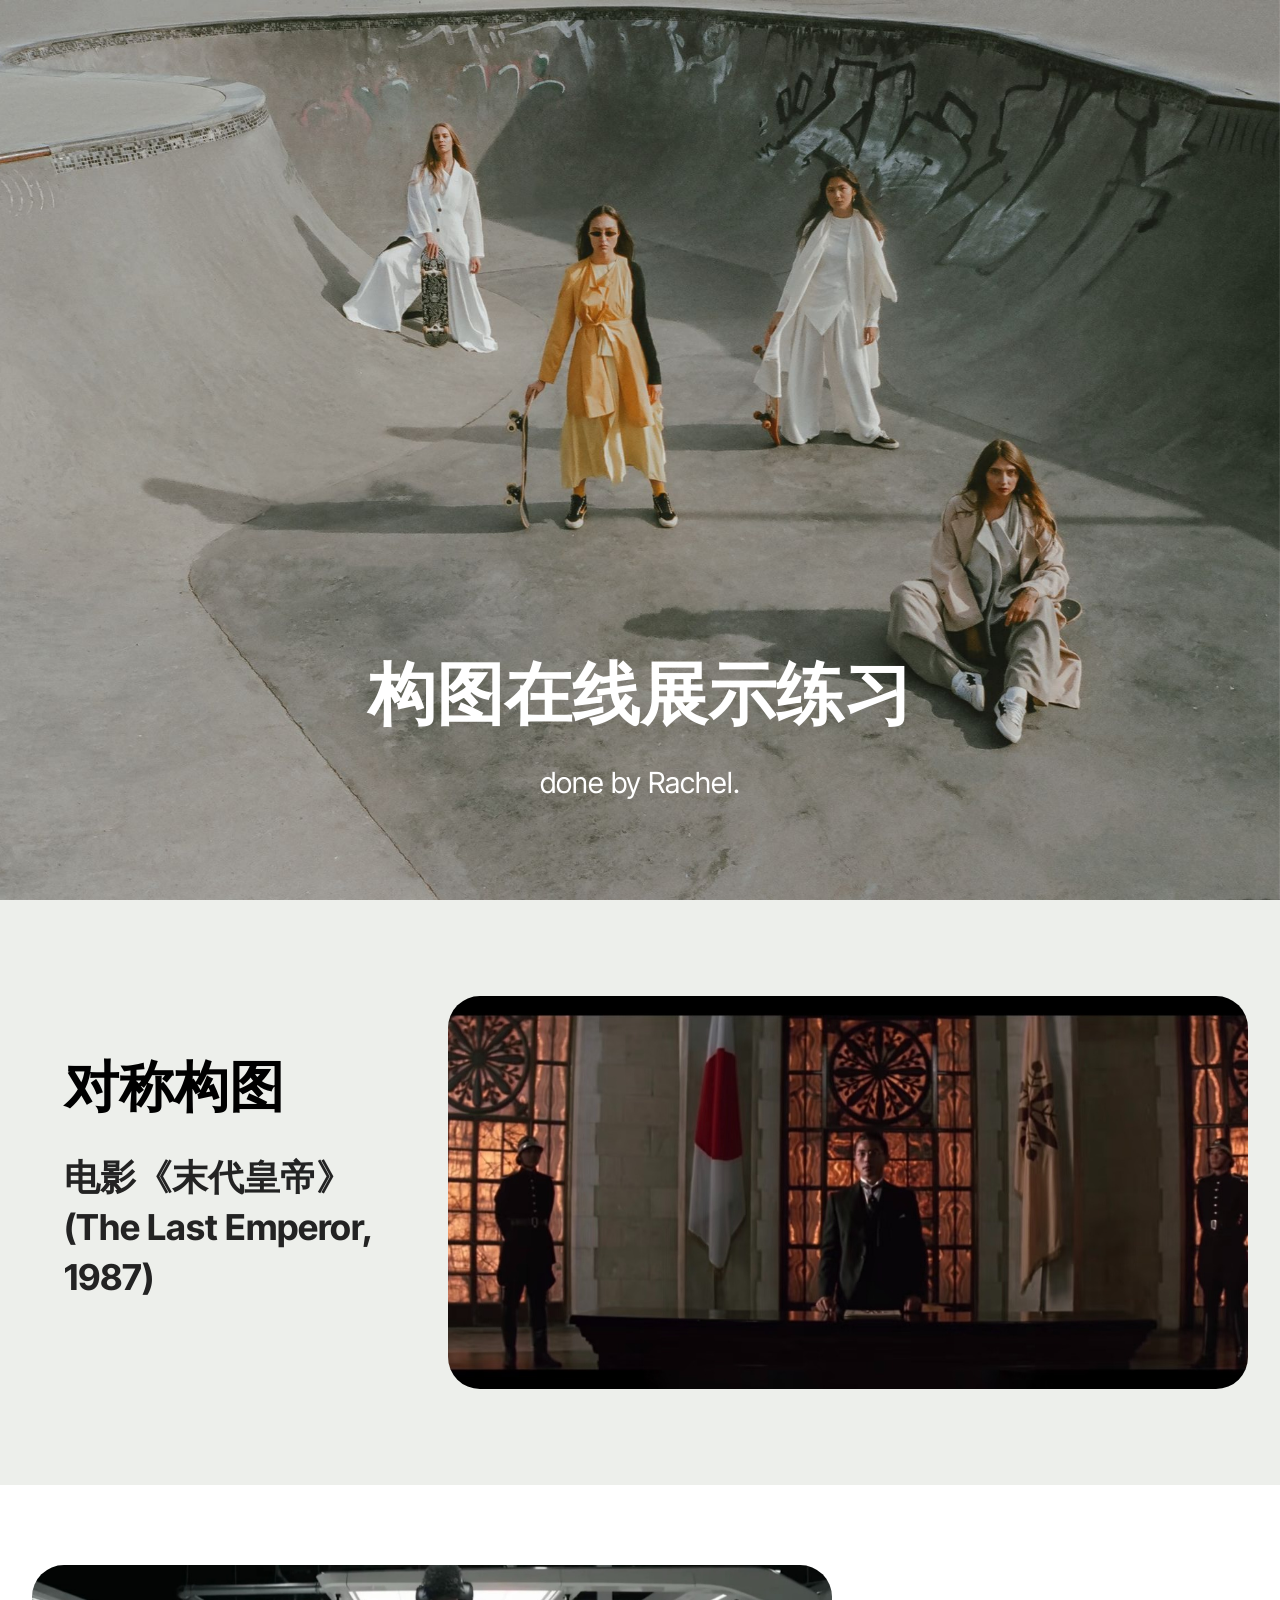
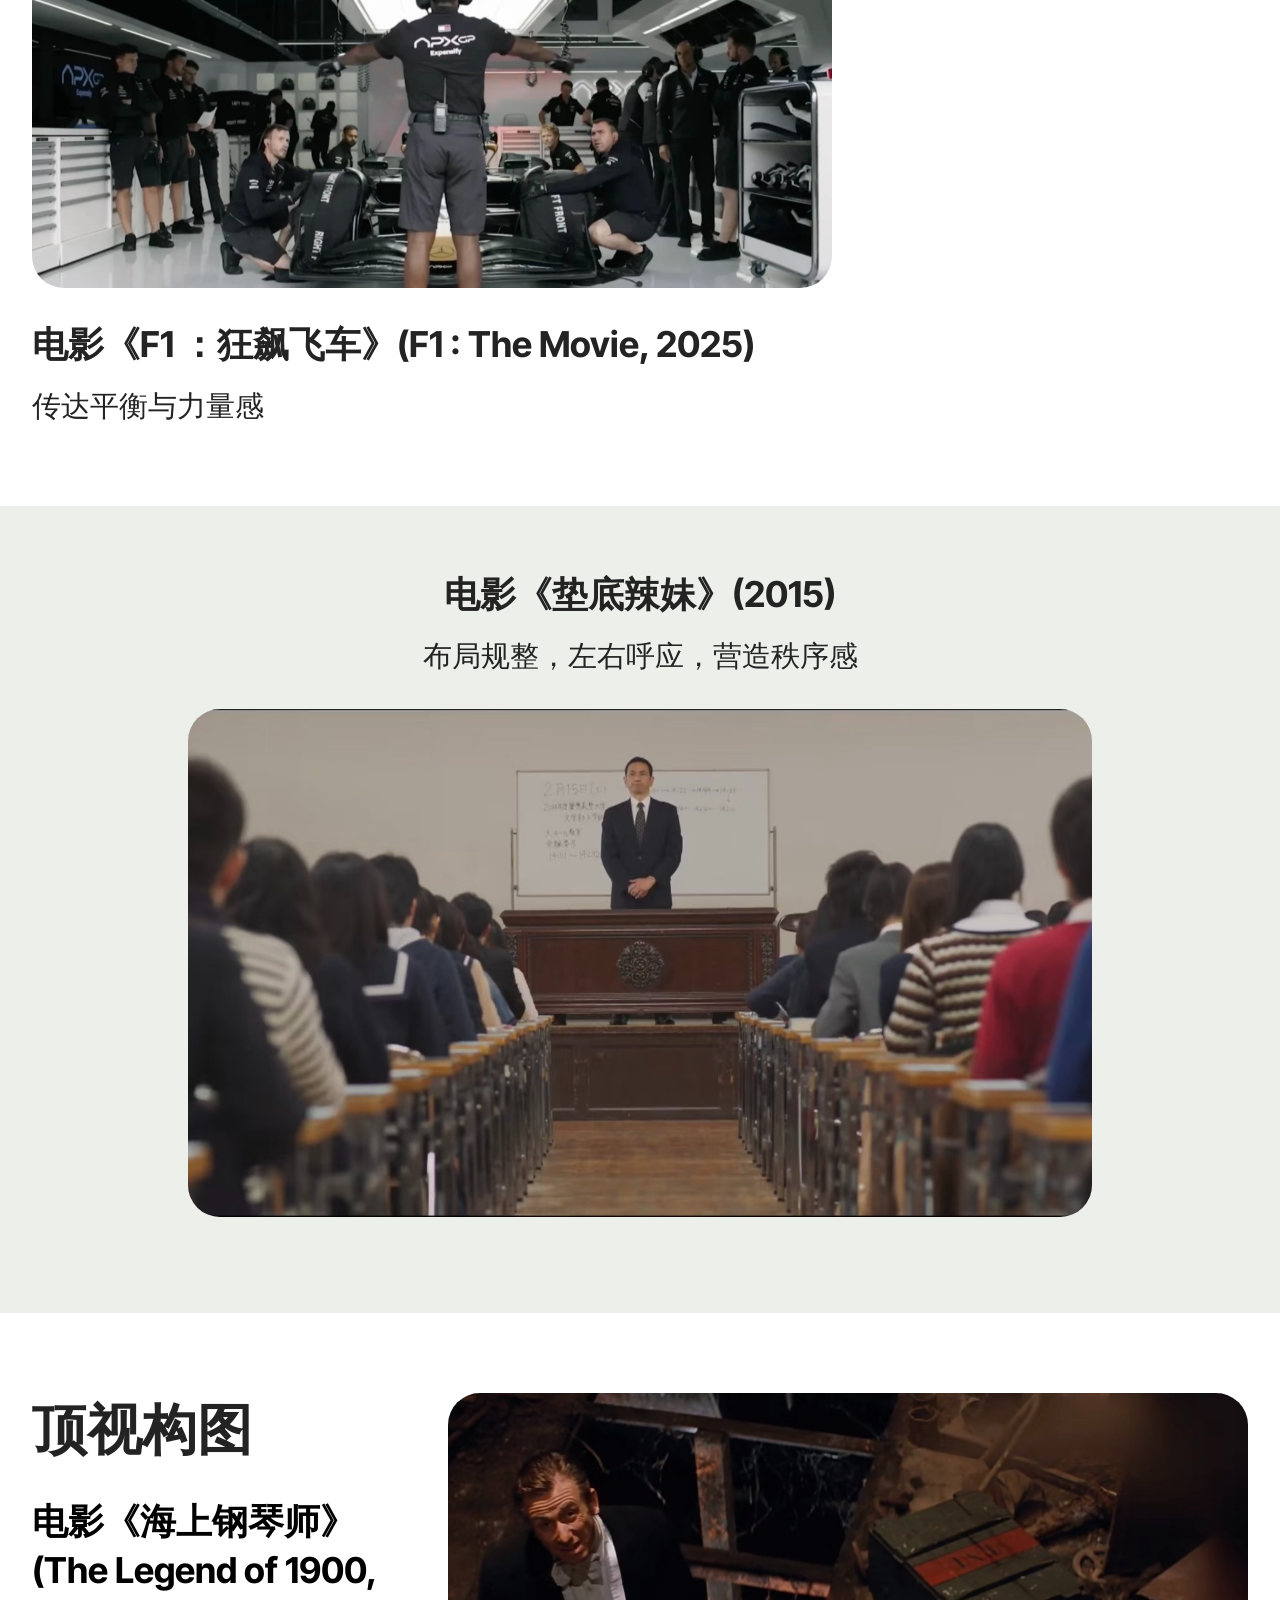
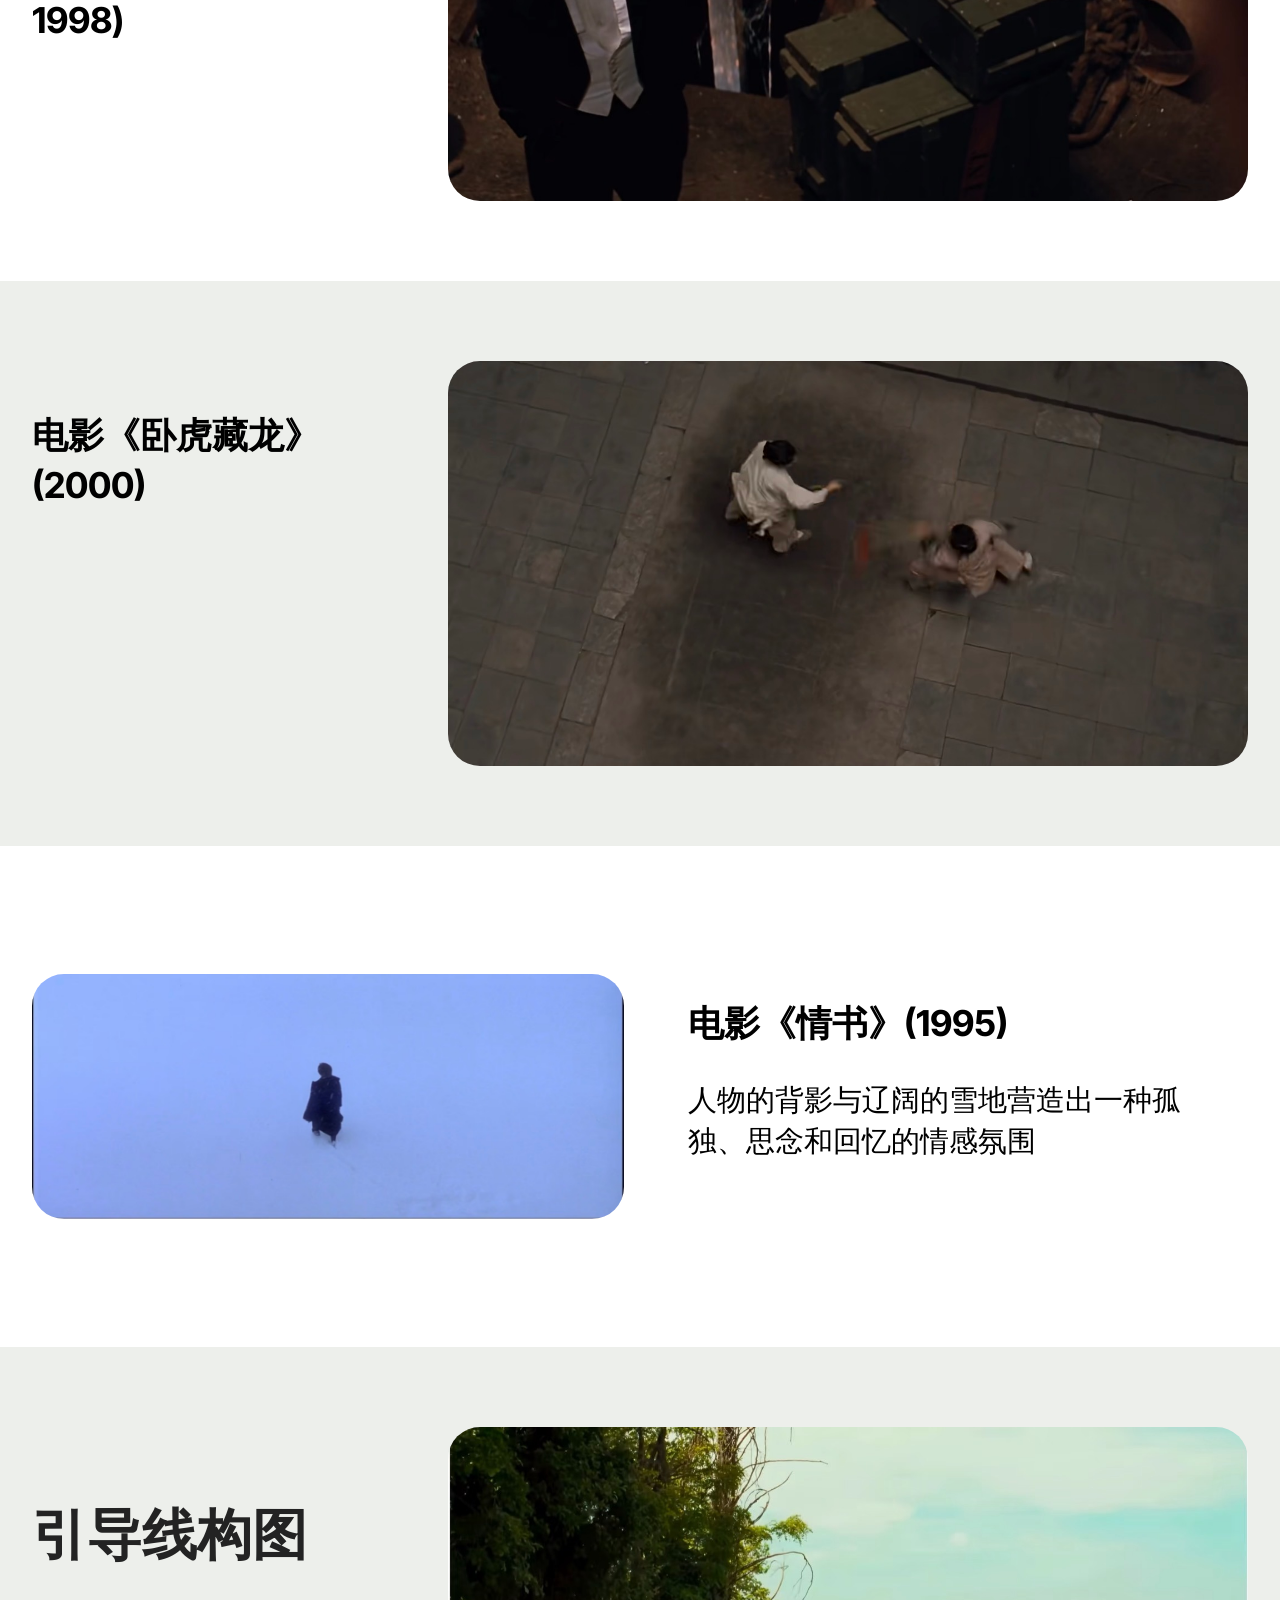
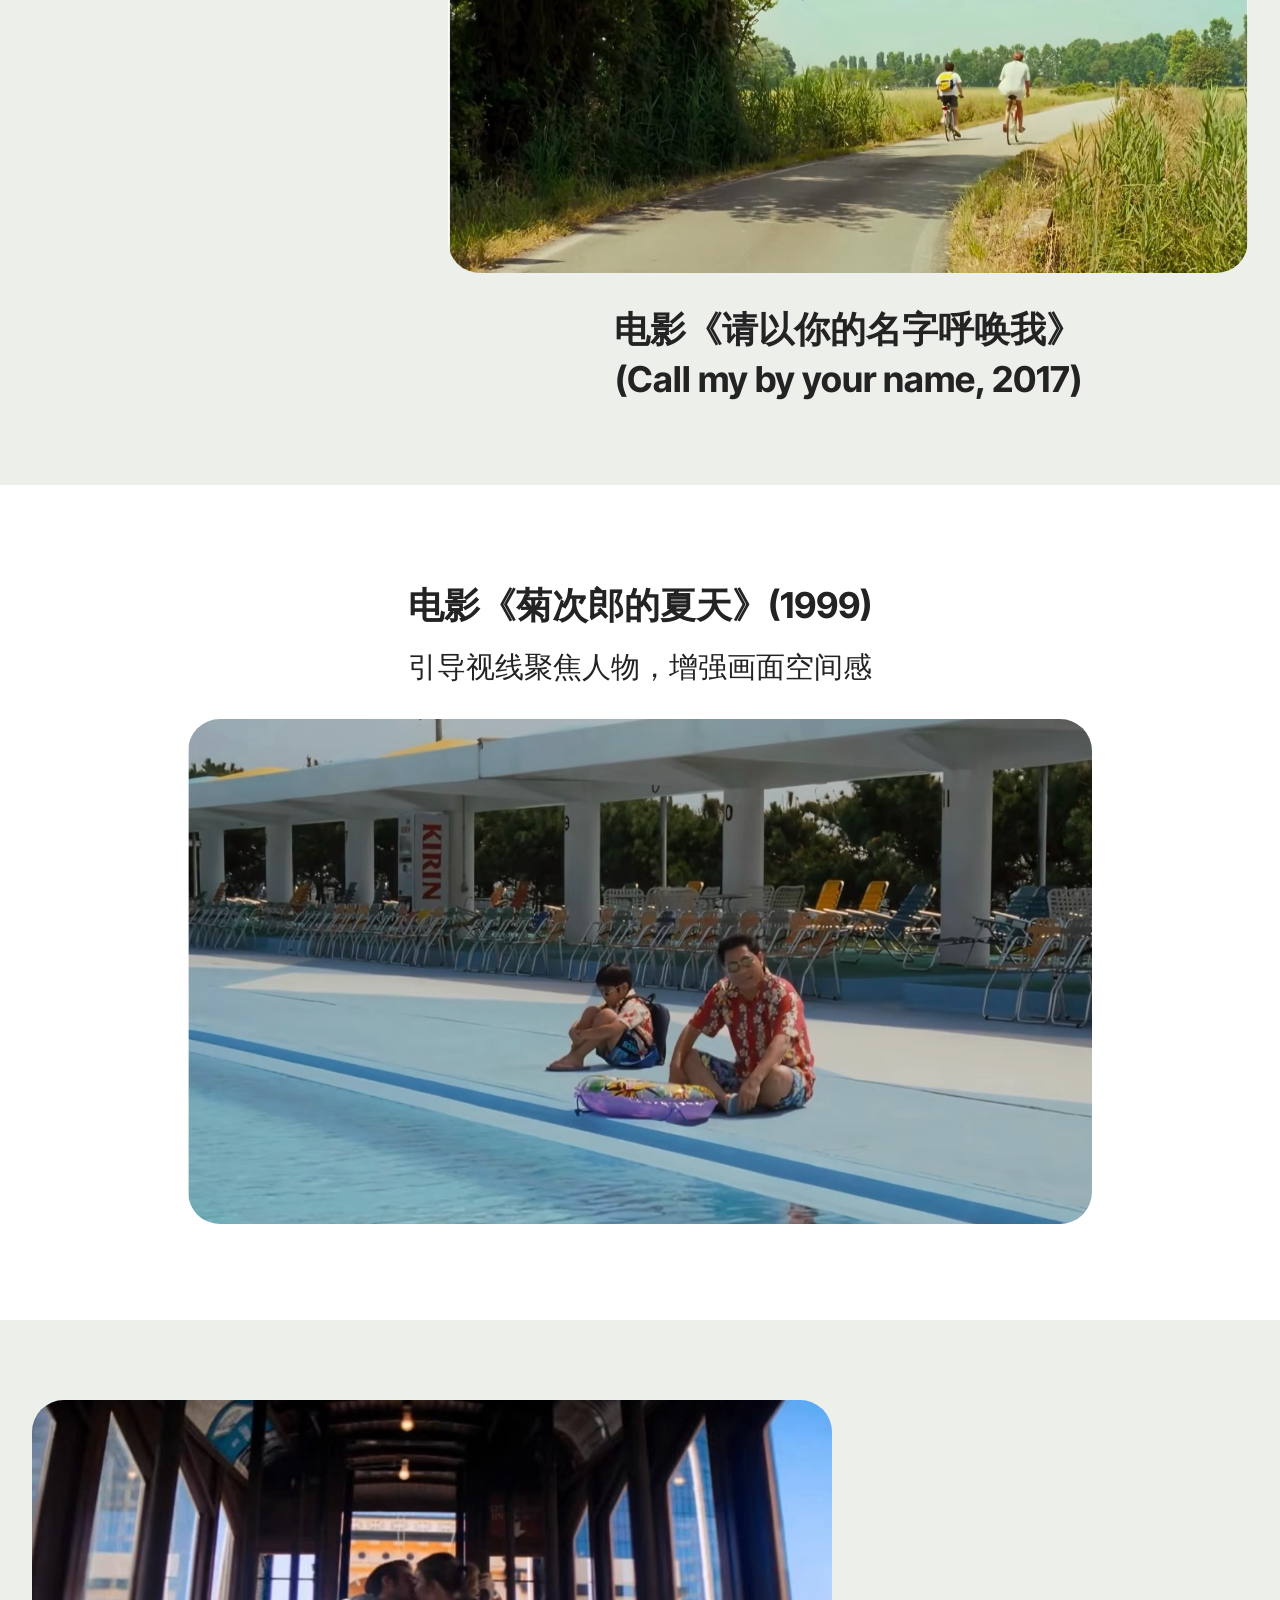
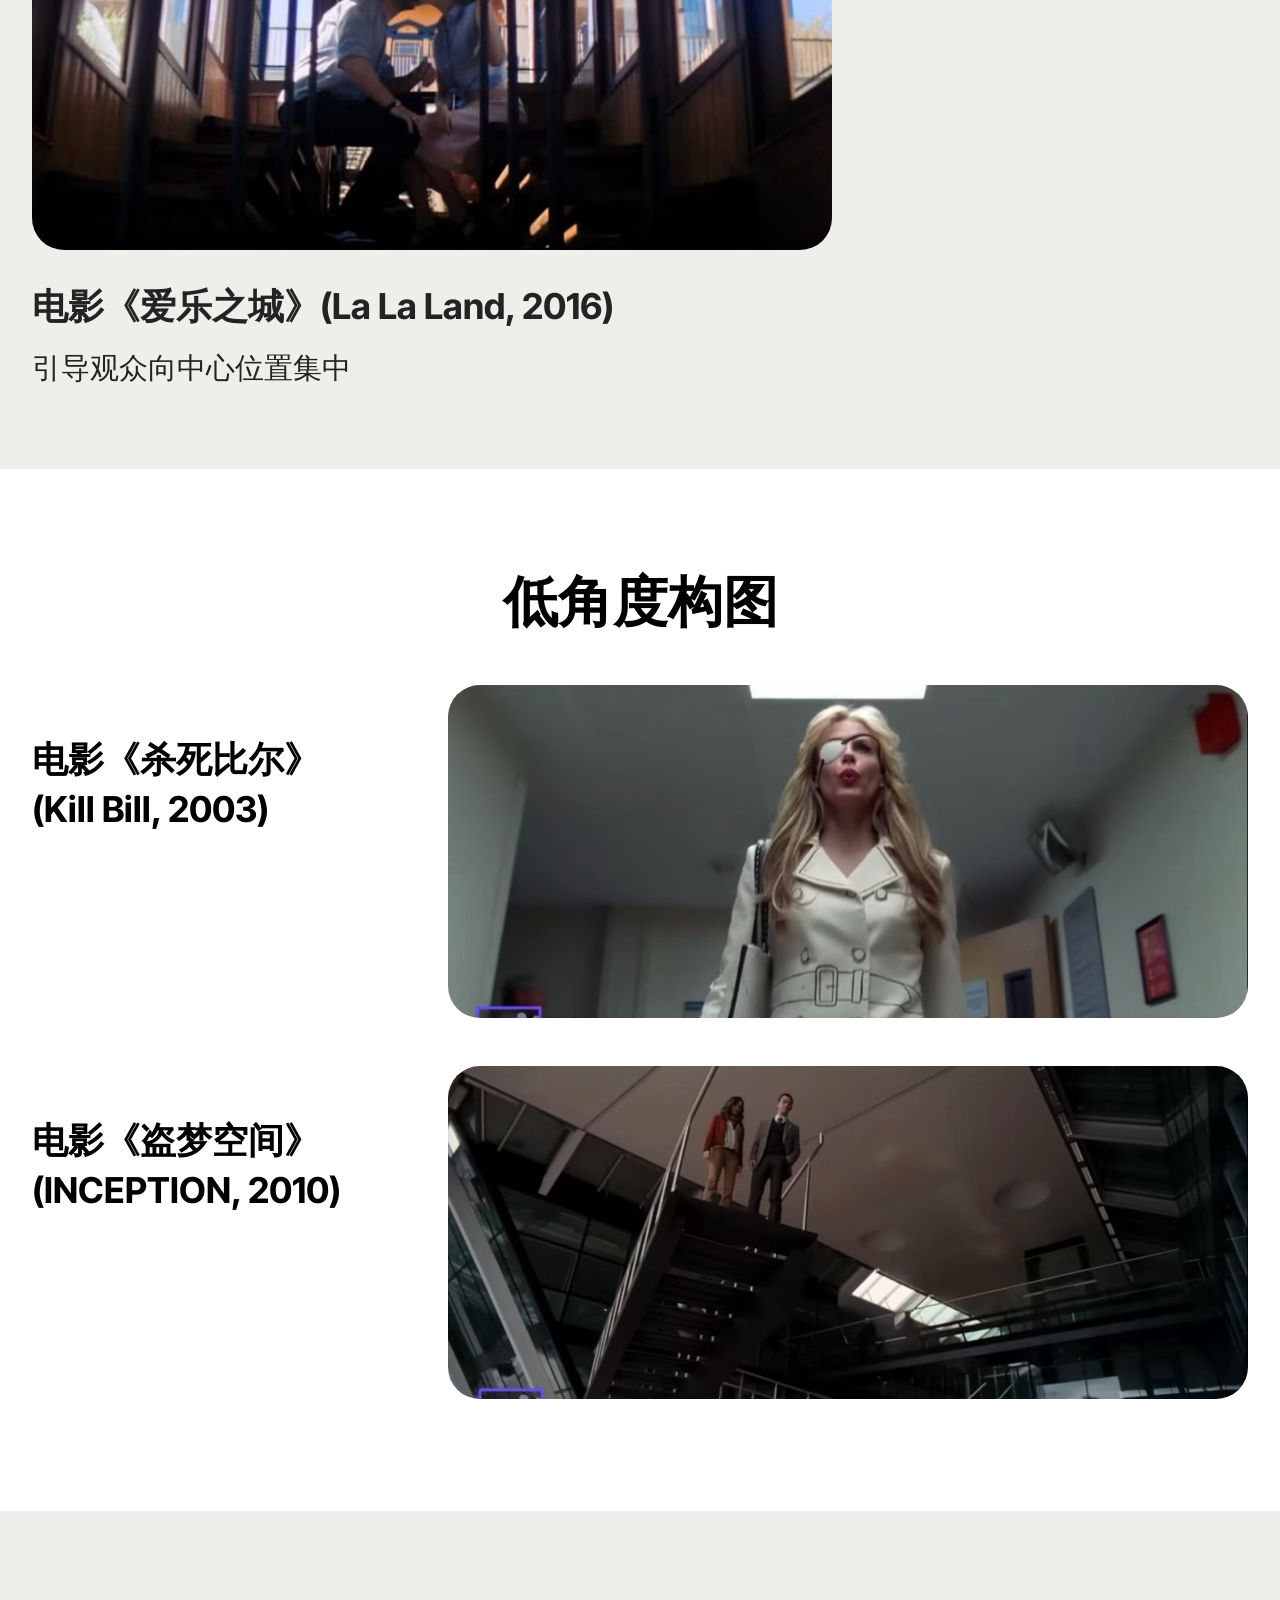
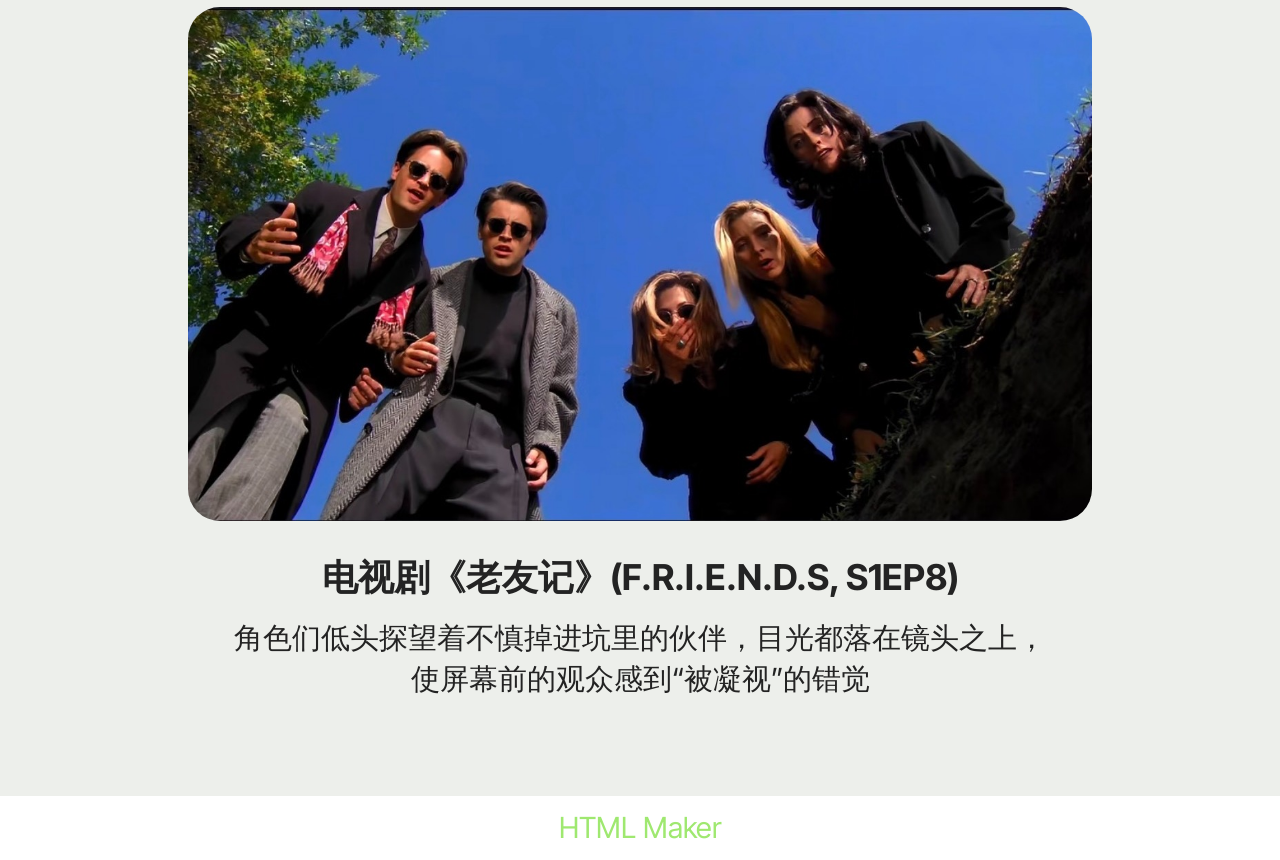
<file: index.html>
<!DOCTYPE html>
<html  >
<head>
  <!-- Site made with Mobirise Website Builder v6.1.12, https://mobirise.com -->
  <meta charset="UTF-8">
  <meta http-equiv="X-UA-Compatible" content="IE=edge">
  <meta name="generator" content="Mobirise v6.1.12, mobirise.com">
  <meta name="viewport" content="width=device-width, initial-scale=1, minimum-scale=1">
  <link rel="shortcut icon" href="assets/images/logo5.png" type="image/x-icon">
  <meta name="description" content="">
  
  
  <title>Website Assignment 2.0 | Rachel</title>
  <link rel="stylesheet" href="assets/bootstrap/css/bootstrap.min.css">
  <link rel="stylesheet" href="assets/parallax/jarallax.css">
  <link rel="stylesheet" href="assets/theme/css/style.css">
  <link rel="preload" href="https://fonts.googleapis.com/css?family=Inter+Tight:100,200,300,400,500,600,700,800,900,100i,200i,300i,400i,500i,600i,700i,800i,900i&display=swap" as="style" onload="this.onload=null;this.rel='stylesheet'">
  <noscript><link rel="stylesheet" href="https://fonts.googleapis.com/css?family=Inter+Tight:100,200,300,400,500,600,700,800,900,100i,200i,300i,400i,500i,600i,700i,800i,900i&display=swap"></noscript>
  <link rel="preload" as="style" href="assets/mobirise/css/mbr-additional.css?v=4d8QtH"><link rel="stylesheet" href="assets/mobirise/css/mbr-additional.css?v=4d8QtH" type="text/css">

  
  
  
</head>
<body>
  
  <section data-bs-version="5.1" class="header16 cid-vgDQWILLIs mbr-fullscreen mbr-parallax-background" id="header17-0">
  
  
  <div class="container-fluid">
    <div class="row">
      <div class="content-wrap col-12 col-md-12">
        <h1 class="mbr-section-title mbr-fonts-style mbr-white mb-4 display-1"><strong>构图在线展示练习</strong>
        </h1>
        
        <p class="mbr-fonts-style mbr-text mbr-white mb-4 display-7">done by Rachel.</p>
        
      </div>
    </div>
  </div>
</section>

<section data-bs-version="5.1" class="header1 cid-vgDR1Gp5qN" id="header01-2">
	

	
	

	<div class="container-fluid">
		<div class="row justify-content-center">
			<div class="col-12 col-md-12 col-lg-8 image-wrapper">
				<img class="w-100" src="assets/images/img-7255.jpeg" alt="Mobirise Website Builder">
			</div>
			<div class="col-12 col-lg col-md-12">
				<div class="text-wrapper align-left">
					<h1 class="mbr-section-title mbr-fonts-style mb-4 display-2">
						<strong>对称构图</strong></h1>
					<p class="mbr-text mbr-fonts-style mb-4 display-5"><strong>电影《末代皇帝》<br>(The Last Emperor, 1987)</strong><br></p>
					
				</div>
			</div>
		</div>
	</div>
</section>

<section data-bs-version="5.1" class="image06 cid-vgDT67kbQj" id="image06-4">   
    

    
    
    <div class="container">
        <div class="row justify-content-end">
            <div class="col-12 col-lg-8">
                <div class="image-wrapper mb-4">
                    <img class="w-100" src="assets/images/img-7256.jpeg" alt="Mobirise Website Builder">
                </div>
                <h4 class="mbr-description mbr-fonts-style mb-3 align-center display-5"><strong>电影《F1 ：狂飙飞车》(F1 : The Movie, 2025)</strong></h4>
                <p class="mbr-description mbr-fonts-style mb-0 align-center display-7">传达平衡与力量感</p>
            </div>
        </div>
    </div>
</section>

<section data-bs-version="5.1" class="image3 cid-vgDT7bXF0E" id="image03-5">
  

  
  

  <div class="container">
    <div class="row justify-content-center">
      <div class="col-12 col-lg-9">
        <h4 class="mbr-description mbr-fonts-style mb-3 align-center display-5"><strong>电影《垫底辣妹》(2015)</strong></h4>
        <p class="mbr-description mbr-fonts-style mb-4 align-center display-7">布局规整，左右呼应，营造秩序感</p>
        <div class="image-wrapper">
          <img class="w-100" src="assets/images/img-7257.jpeg" alt="Mobirise Website Builder">
        </div>
      </div>
    </div>
  </div>
</section>

<section data-bs-version="5.1" class="image08 cid-vgDTcKvtUH" id="image08-8">
  
  
  
  <div class="container">
    <div class="row justify-content-center">
      <div class="col-lg-4">
        <div class="col-12 col-md-12">
          <h5 class="mbr-section-title mbr-fonts-style mt-0 mb-4 display-2"><strong>顶视构图</strong></h5>
          <h6 class="mbr-section-subtitle mbr-fonts-style mt-0 mb-4 display-5"><strong>
            电影《海上钢琴师》(The Legend of 1900, 1998)</strong></h6>
          
        </div>
      </div>
      <div class="col-lg-8 side-features">
        <div class="image-wrapper mb-4">
          <img class="w-100" src="assets/images/img-7261.jpeg" alt="Mobirise Website Builder">
        </div>
      </div>
    </div>
  </div>
</section>

<section data-bs-version="5.1" class="image08 cid-vgDZi87DhO" id="image08-h">
  
  
  
  <div class="container">
    <div class="row justify-content-center">
      <div class="col-lg-4">
        <div class="col-12 col-md-12">
          
          <h6 class="mbr-section-subtitle mbr-fonts-style mt-0 mb-4 display-5"><strong>
            </strong><br><strong>电影《卧虎藏龙》(2000)</strong></h6>
          
        </div>
      </div>
      <div class="col-lg-8 side-features">
        <div class="image-wrapper mb-4">
          <img class="w-100" src="assets/images/img-7264.jpg" alt="Mobirise Website Builder">
        </div>
      </div>
    </div>
  </div>
</section>

<section data-bs-version="5.1" class="start article2 cid-vgDTusvU8n" id="article02-a">
	

	
	

	<div class="container">
		<div class="row justify-content-center">
			<div class="col-12 col-md-12 col-lg-6 image-wrapper">
				<img class="w-100" src="assets/images/img-7298.jpg" alt="Mobirise Website Builder">
			</div>
			<div class="col-12 col-md-12 col-lg">
				<div class="text-wrapper align-left">
					<h1 class="mbr-section-title mbr-fonts-style mb-4 display-5"><strong>电影《情书》(1995)</strong></h1>
					<p class="mbr-text align-left mbr-fonts-style mb-4 display-7">
					人物的背影与辽阔的雪地营造出一种孤独、思念和回忆的情感氛围</p>
					
				</div>
			</div>
		</div>
	</div>
</section>

<section data-bs-version="5.1" class="image05 cid-vgDTzEMvqc" id="image05-b">    
    
    
    
    <div class="container">
        <div class="row ">
            <div class="col-12 col-lg-8">
                <div class="image-wrapper mb-4">
                    <img class="w-100" src="assets/images/img-7250.jpeg" alt="Mobirise Website Builder">
                </div>
                <p class="mbr-description mbr-fonts-style mb-0 align-center display-5"><strong>
                    电影《请以你的名字呼唤我》</strong><br><strong>(Call my by your name, 2017)</strong></p>
            </div>
            <div class="col-12 col-lg">
                <p class="mbr-side-description mbr-fonts-style mb-0 align-center display-2"><strong><br></strong><strong>引导线构图</strong></p>
            </div>
        </div>
    </div>
</section>

<section data-bs-version="5.1" class="image3 cid-vgDTDE7SfA" id="image03-c">
  

  
  

  <div class="container">
    <div class="row justify-content-center">
      <div class="col-12 col-lg-9">
        <h4 class="mbr-description mbr-fonts-style mb-3 align-center display-5"><strong>电影《菊次郎的夏天》(1999)</strong></h4>
        <p class="mbr-description mbr-fonts-style mb-4 align-center display-7">引导视线聚焦人物，增强画面空间感</p>
        <div class="image-wrapper">
          <img class="w-100" src="assets/images/img-7252.jpeg" alt="Mobirise Website Builder">
        </div>
      </div>
    </div>
  </div>
</section>

<section data-bs-version="5.1" class="image06 cid-vgDWTUA2Ry" id="image06-e">   
    

    
    
    <div class="container">
        <div class="row justify-content-end">
            <div class="col-12 col-lg-8">
                <div class="image-wrapper mb-4">
                    <img class="w-100" src="assets/images/img-7251.jpeg" alt="Mobirise Website Builder">
                </div>
                <h4 class="mbr-description mbr-fonts-style mb-3 align-center display-5">
                    <strong>电影《爱乐之城》(La La Land, 2016)</strong></h4>
                <p class="mbr-description mbr-fonts-style mb-0 align-center display-7">引导观众向中心位置集中</p>
            </div>
        </div>
    </div>
</section>

<section data-bs-version="5.1" class="timeline02 cid-vgDWWsajHc" id="timeline02-f">
  
  <div class="container">
    <div class="row justify-content-center">
      <div class="col-12 mb-5 content-head">
        <h3 class="mbr-section-title mbr-fonts-style align-center mb-0 display-2">
          <strong>低角度构图</strong></h3>
        
      </div>
    </div>
    <div class="row justify-content-center item features-without-image active">
      <div class="col-12 col-lg">
        
        
        <p class="mbr-text mbr-fonts-style mt-0 display-5"><strong><br></strong><strong>电影《杀死比尔》<br>(Kill Bill, 2003)</strong></p>
      </div>
      <div class="col-md-12 col-lg-8 item-wrapper">
        <div class="image-wrapper mb-5">
          <img src="assets/images/img-7258.jpeg" alt="Mobirise Website Builder">
        </div>
      </div>
    </div>
    <div class="row justify-content-center item features-without-image">
      <div class="col-12 col-lg">
        
        
        <p class="mbr-text mbr-fonts-style mt-0 display-5"><strong>
          </strong><br><strong>电影《盗梦空间》(INCEPTION, 2010)</strong></p>
      </div>
      <div class="col-md-12 col-lg-8 item-wrapper">
        <div class="image-wrapper mb-5">
          <img src="assets/images/img-7260.jpeg" alt="Mobirise Website Builder" data-slide-to="1" data-bs-slide-to="1">
        </div>
      </div>
    </div>
  </div>
</section>

<section data-bs-version="5.1" class="image01 cid-vgDX0qQGJe" id="image01-g">
  

  
  

  <div class="container">
    <div class="row justify-content-center">
      <div class="col-12 col-lg-9">
        <div class="image-wrapper mb-4">
          <img class="w-100" src="assets/images/img-7259.jpeg" alt="Mobirise Website Builder">
        </div>
        <h4 class="mbr-description mbr-fonts-style mb-3 align-center display-5"><strong>电视剧《老友记》(F.R.I.E.N.D.S, S1EP8)</strong></h4>
        <p class="mbr-description mbr-fonts-style mb-0 align-center display-7">角色们低头探望着不慎掉进坑里的伙伴，目光都落在镜头之上，<br>使屏幕前的观众感到“被凝视”的错觉</p>
      </div>
    </div>
  </div>
</section><section class="display-7" style="padding: 0;align-items: center;justify-content: center;flex-wrap: wrap;    align-content: center;display: flex;position: relative;height: 4rem;"><a href="https://mobiri.se/4660759" style="flex: 1 1;height: 4rem;position: absolute;width: 100%;z-index: 1;"><img alt="" style="height: 4rem;" src="[data-uri]"></a><p style="margin: 0;text-align: center;" class="display-7">&#8204;</p><a style="z-index:1" href="https://mobirise.com/html-builder.html">HTML Maker</a></section><script src="assets/bootstrap/js/bootstrap.bundle.min.js"></script>  <script src="assets/parallax/jarallax.js"></script>  <script src="assets/smoothscroll/smooth-scroll.js"></script>  <script src="assets/ytplayer/index.js"></script>  <script src="assets/theme/js/script.js"></script>  
  
  
</body>
</html>
</file>
<file: assets/parallax/jarallax.css>
.jarallax {
    position: relative;
    z-index: 0;
}
.jarallax > .jarallax-img {
    position: absolute;
    object-fit: cover;
    /* support for plugin https://github.com/bfred-it/object-fit-images */
    font-family: 'object-fit: cover;';
    top: 0;
    left: 0;
    width: 100%;
    height: 100%;
    z-index: -1;
}
</file>
<file: assets/theme/css/style.css>
@charset "UTF-8";
section {
  background-color: #ffffff;
}

body {
  font-style: normal;
  line-height: 1.5;
  font-weight: 400;
  color: #232323;
  position: relative;
}

button {
  background-color: transparent;
  border-color: transparent;
}

.embla__button,
.carousel-control {
  background-color: #edefea !important;
  opacity: 0.8 !important;
  color: #464845 !important;
  border-color: #edefea !important;
}

.carousel .close,
.modalWindow .close {
  background-color: #edefea !important;
  color: #464845 !important;
  border-color: #edefea !important;
  opacity: 0.8 !important;
}

.carousel .close:hover,
.modalWindow .close:hover {
  opacity: 1 !important;
}

.carousel-indicators li {
  background-color: #edefea !important;
  border: 2px solid #464845 !important;
}

.carousel-indicators li:hover,
.carousel-indicators li:active {
  opacity: 0.8 !important;
}

.embla__button:hover,
.carousel-control:hover {
  background-color: #edefea !important;
  opacity: 1 !important;
}

.modalWindow-video-container {
  height: 80%;
}

section,
.container,
.container-fluid {
  position: relative;
  word-wrap: break-word;
}

a.mbr-iconfont:hover {
  text-decoration: none;
}

.article .lead p,
.article .lead ul,
.article .lead ol,
.article .lead pre,
.article .lead blockquote {
  margin-bottom: 0;
}

a {
  font-style: normal;
  font-weight: 400;
  cursor: pointer;
}
a, a:hover {
  text-decoration: none;
}

.mbr-section-title {
  font-style: normal;
  line-height: 1.3;
}

.mbr-section-subtitle {
  line-height: 1.3;
}

.mbr-text {
  font-style: normal;
  line-height: 1.7;
}

h1,
h2,
h3,
h4,
h5,
h6,
.display-1,
.display-2,
.display-4,
.display-5,
.display-7,
span,
p,
a {
  line-height: 1;
  word-break: break-word;
  word-wrap: break-word;
  font-weight: 400;
}

b,
strong {
  font-weight: bold;
}

input:-webkit-autofill, input:-webkit-autofill:hover, input:-webkit-autofill:focus, input:-webkit-autofill:active {
  transition-delay: 9999s;
  -webkit-transition-property: background-color, color;
  transition-property: background-color, color;
}

textarea[type=hidden] {
  display: none;
}

section {
  background-position: 50% 50%;
  background-repeat: no-repeat;
  background-size: cover;
}
section .mbr-background-video,
section .mbr-background-video-preview {
  position: absolute;
  bottom: 0;
  left: 0;
  right: 0;
  top: 0;
}

.hidden {
  visibility: hidden;
}

.mbr-z-index20 {
  z-index: 20;
}

/*! Base colors */
.mbr-white {
  color: #ffffff;
}

.mbr-black {
  color: #111111;
}

.mbr-bg-white {
  background-color: #ffffff;
}

.mbr-bg-black {
  background-color: #000000;
}

/*! Text-aligns */
.align-left {
  text-align: left;
}

.align-center {
  text-align: center;
}

.align-right {
  text-align: right;
}

/*! Font-weight  */
.mbr-light {
  font-weight: 300;
}

.mbr-regular {
  font-weight: 400;
}

.mbr-semibold {
  font-weight: 500;
}

.mbr-bold {
  font-weight: 700;
}

/*! Media  */
.media-content {
  flex-basis: 100%;
}

.media-container-row {
  display: flex;
  flex-direction: row;
  flex-wrap: wrap;
  justify-content: center;
  align-content: center;
  align-items: start;
}
.media-container-row .media-size-item {
  width: 400px;
}

.media-container-column {
  display: flex;
  flex-direction: column;
  flex-wrap: wrap;
  justify-content: center;
  align-content: center;
  align-items: stretch;
}
.media-container-column > * {
  width: 100%;
}

@media (min-width: 992px) {
  .media-container-row {
    flex-wrap: nowrap;
  }
}
figure {
  margin-bottom: 0;
  overflow: hidden;
}

figure[mbr-media-size] {
  transition: width 0.1s;
}

img,
iframe {
  display: block;
  width: 100%;
}

.card {
  background-color: transparent;
  border: none;
}

.card-box {
  width: 100%;
}

.card-img {
  text-align: center;
  flex-shrink: 0;
  -webkit-flex-shrink: 0;
}

.media {
  max-width: 100%;
  margin: 0 auto;
}

.mbr-figure {
  align-self: center;
}

.media-container > div {
  max-width: 100%;
}

.mbr-figure img,
.card-img img {
  width: 100%;
}

@media (max-width: 991px) {
  .media-size-item {
    width: auto !important;
  }
  .media {
    width: auto;
  }
  .mbr-figure {
    width: 100% !important;
  }
}
/*! Buttons */
.mbr-section-btn {
  margin-left: -0.6rem;
  margin-right: -0.6rem;
  font-size: 0;
}

.btn {
  font-weight: 600;
  border-width: 1px;
  font-style: normal;
  margin: 0.6rem 0.6rem;
  white-space: normal;
  transition: all 0.2s ease-in-out;
  display: inline-flex;
  align-items: center;
  justify-content: center;
  word-break: break-word;
}

.btn-sm {
  font-weight: 600;
  letter-spacing: 0px;
  transition: all 0.3s ease-in-out;
}

.btn-md {
  font-weight: 600;
  letter-spacing: 0px;
  transition: all 0.3s ease-in-out;
}

.btn-lg {
  font-weight: 600;
  letter-spacing: 0px;
  transition: all 0.3s ease-in-out;
}

.btn-form {
  margin: 0;
}
.btn-form:hover {
  cursor: pointer;
}

nav .mbr-section-btn {
  margin-left: 0rem;
  margin-right: 0rem;
}

/*! Btn icon margin */
.btn .mbr-iconfont,
.btn.btn-sm .mbr-iconfont {
  order: 1;
  cursor: pointer;
  margin-left: 0.5rem;
  vertical-align: sub;
}

.btn.btn-md .mbr-iconfont,
.btn.btn-md .mbr-iconfont {
  margin-left: 0.8rem;
}

.mbr-regular {
  font-weight: 400;
}

.mbr-semibold {
  font-weight: 500;
}

.mbr-bold {
  font-weight: 700;
}

[type=submit] {
  -webkit-appearance: none;
}

/*! Full-screen */
.mbr-fullscreen .mbr-overlay {
  min-height: 100vh;
}

.mbr-fullscreen {
  display: flex;
  display: -moz-flex;
  display: -ms-flex;
  display: -o-flex;
  align-items: center;
  min-height: 100vh;
  padding-top: 3rem;
  padding-bottom: 3rem;
}

/*! Map */
.map {
  height: 25rem;
  position: relative;
}
.map iframe {
  width: 100%;
  height: 100%;
}

/*! Scroll to top arrow */
.mbr-arrow-up {
  bottom: 25px;
  right: 90px;
  position: fixed;
  text-align: right;
  z-index: 5000;
  color: #ffffff;
  font-size: 22px;
}

.mbr-arrow-up a {
  background: rgba(0, 0, 0, 0.2);
  border-radius: 50%;
  color: #fff;
  display: inline-block;
  height: 60px;
  width: 60px;
  border: 2px solid #fff;
  outline-style: none !important;
  position: relative;
  text-decoration: none;
  transition: all 0.3s ease-in-out;
  cursor: pointer;
  text-align: center;
}
.mbr-arrow-up a:hover {
  background-color: rgba(0, 0, 0, 0.4);
}
.mbr-arrow-up a i {
  line-height: 60px;
}

.mbr-arrow-up-icon {
  display: block;
  color: #fff;
}

.mbr-arrow-up-icon::before {
  content: "›";
  display: inline-block;
  font-family: serif;
  font-size: 22px;
  line-height: 1;
  font-style: normal;
  position: relative;
  top: 6px;
  left: -4px;
  transform: rotate(-90deg);
}

/*! Arrow Down */
.mbr-arrow {
  position: absolute;
  bottom: 45px;
  left: 50%;
  width: 60px;
  height: 60px;
  cursor: pointer;
  background-color: rgba(80, 80, 80, 0.5);
  border-radius: 50%;
  transform: translateX(-50%);
}
@media (max-width: 767px) {
  .mbr-arrow {
    display: none;
  }
}
.mbr-arrow > a {
  display: inline-block;
  text-decoration: none;
  outline-style: none;
  animation: arrowdown 1.7s ease-in-out infinite;
  color: #ffffff;
}
.mbr-arrow > a > i {
  position: absolute;
  top: -2px;
  left: 15px;
  font-size: 2rem;
}

#scrollToTop a i::before {
  content: "";
  position: absolute;
  display: block;
  border-bottom: 2.5px solid #fff;
  border-left: 2.5px solid #fff;
  width: 27.8%;
  height: 27.8%;
  left: 50%;
  top: 51%;
  transform: translateY(-30%) translateX(-50%) rotate(135deg);
}

@keyframes arrowdown {
  0% {
    transform: translateY(0px);
  }
  50% {
    transform: translateY(-5px);
  }
  100% {
    transform: translateY(0px);
  }
}
@media (max-width: 500px) {
  .mbr-arrow-up {
    left: 0;
    right: 0;
    text-align: center;
  }
}
/*Gradients animation*/
@keyframes gradient-animation {
  from {
    background-position: 0% 100%;
    animation-timing-function: ease-in-out;
  }
  to {
    background-position: 100% 0%;
    animation-timing-function: ease-in-out;
  }
}
.bg-gradient {
  background-size: 200% 200%;
  animation: gradient-animation 5s infinite alternate;
  -webkit-animation: gradient-animation 5s infinite alternate;
}

.menu .navbar-brand {
  display: -webkit-flex;
}
.menu .navbar-brand span {
  display: flex;
  display: -webkit-flex;
}
.menu .navbar-brand .navbar-caption-wrap {
  display: -webkit-flex;
}
.menu .navbar-brand .navbar-logo img {
  display: -webkit-flex;
  width: auto;
}
@media (min-width: 768px) and (max-width: 991px) {
  .menu .navbar-toggleable-sm .navbar-nav {
    display: -ms-flexbox;
  }
}
@media (max-width: 991px) {
  .menu .navbar-collapse {
    max-height: 93.5vh;
  }
  .menu .navbar-collapse.show {
    overflow: auto;
  }
}
@media (min-width: 992px) {
  .menu .navbar-nav.nav-dropdown {
    display: -webkit-flex;
  }
  .menu .navbar-toggleable-sm .navbar-collapse {
    display: -webkit-flex !important;
  }
  .menu .collapsed .navbar-collapse {
    max-height: 93.5vh;
  }
  .menu .collapsed .navbar-collapse.show {
    overflow: auto;
  }
}
@media (max-width: 767px) {
  .menu .navbar-collapse {
    max-height: 80vh;
  }
}

.nav-link .mbr-iconfont {
  margin-right: 0.5rem;
}

.navbar {
  display: -webkit-flex;
  -webkit-flex-wrap: wrap;
  -webkit-align-items: center;
  -webkit-justify-content: space-between;
}

.navbar-collapse {
  -webkit-flex-basis: 100%;
  -webkit-flex-grow: 1;
  -webkit-align-items: center;
}

.nav-dropdown .link {
  padding: 0.667em 1.667em !important;
  margin: 0 !important;
}

.nav {
  display: -webkit-flex;
  -webkit-flex-wrap: wrap;
}

.row {
  display: -webkit-flex;
  -webkit-flex-wrap: wrap;
}

.justify-content-center {
  -webkit-justify-content: center;
}

.form-inline {
  display: -webkit-flex;
}

.card-wrapper {
  -webkit-flex: 1;
}

.carousel-control {
  z-index: 10;
  display: -webkit-flex;
}

.carousel-controls {
  display: -webkit-flex;
}

.media {
  display: -webkit-flex;
}

.form-group:focus {
  outline: none;
}

.jq-selectbox__select {
  padding: 7px 0;
  position: relative;
}

.jq-selectbox__dropdown {
  overflow: hidden;
  border-radius: 10px;
  position: absolute;
  top: 100%;
  left: 0 !important;
  width: 100% !important;
}

.jq-selectbox__trigger-arrow {
  right: 0;
  transform: translateY(-50%);
}

.jq-selectbox li {
  padding: 1.07em 0.5em;
}

input[type=range] {
  padding-left: 0 !important;
  padding-right: 0 !important;
}

.modal-dialog,
.modal-content {
  height: 100%;
}

.modal-dialog .carousel-inner {
  height: calc(100vh - 1.75rem);
}
@media (max-width: 575px) {
  .modal-dialog .carousel-inner {
    height: calc(100vh - 1rem);
  }
}

.carousel-item {
  text-align: center;
}

.carousel-item img {
  margin: auto;
}

.navbar-toggler {
  align-self: flex-start;
  padding: 0.25rem 0.75rem;
  font-size: 1.25rem;
  line-height: 1;
  background: transparent;
  border: 1px solid transparent;
  border-radius: 0.25rem;
}

.navbar-toggler:focus,
.navbar-toggler:hover {
  text-decoration: none;
  box-shadow: none;
}

.navbar-toggler-icon {
  display: inline-block;
  width: 1.5em;
  height: 1.5em;
  vertical-align: middle;
  content: "";
  background: no-repeat center center;
  background-size: 100% 100%;
}

.navbar-toggler-left {
  position: absolute;
  left: 1rem;
}

.navbar-toggler-right {
  position: absolute;
  right: 1rem;
}

.card-img {
  width: auto;
}

.menu .navbar.collapsed:not(.beta-menu) {
  flex-direction: column;
}

.carousel-item.active,
.carousel-item-next,
.carousel-item-prev {
  display: flex;
}

.note-air-layout .dropup .dropdown-menu,
.note-air-layout .navbar-fixed-bottom .dropdown .dropdown-menu {
  bottom: initial !important;
}

html,
body {
  height: auto;
  min-height: 100vh;
}

.dropup .dropdown-toggle::after {
  display: none;
}

.form-asterisk {
  font-family: initial;
  position: absolute;
  top: -2px;
  font-weight: normal;
}

.form-control-label {
  position: relative;
  cursor: pointer;
  margin-bottom: 0.357em;
  padding: 0;
}

.alert {
  color: #ffffff;
  border-radius: 0;
  border: 0;
  font-size: 1.1rem;
  line-height: 1.5;
  margin-bottom: 1.875rem;
  padding: 1.25rem;
  position: relative;
  text-align: center;
}
.alert.alert-form::after {
  background-color: inherit;
  bottom: -7px;
  content: "";
  display: block;
  height: 14px;
  left: 50%;
  margin-left: -7px;
  position: absolute;
  transform: rotate(45deg);
  width: 14px;
}

.form-control {
  background-color: #ffffff;
  background-clip: border-box;
  color: #232323;
  line-height: 1rem !important;
  height: auto;
  padding: 1.2rem 2rem;
  transition: border-color 0.25s ease 0s;
  border: 1px solid transparent !important;
  border-radius: 4px;
  box-shadow: rgba(0, 0, 0, 0.07) 0px 1px 1px 0px, rgba(0, 0, 0, 0.07) 0px 1px 3px 0px, rgba(0, 0, 0, 0.03) 0px 0px 0px 1px;
}
.form-active .form-control:invalid {
  border-color: red;
}

.row > * {
  padding-right: 1rem;
  padding-left: 1rem;
}

form .row {
  margin-left: -0.6rem;
  margin-right: -0.6rem;
}
form .row [class*=col] {
  padding-left: 0.6rem;
  padding-right: 0.6rem;
}

form .mbr-section-btn {
  padding-left: 0.6rem;
  padding-right: 0.6rem;
}

form .form-check-input {
  margin-top: 0.5;
}

textarea.form-control {
  line-height: 1.5rem !important;
}

.form-group {
  margin-bottom: 1.2rem;
}

.form-control,
form .btn {
  min-height: 48px;
}

.gdpr-block label span.textGDPR input[name=gdpr] {
  top: 7px;
}

.form-control:focus {
  box-shadow: none;
}

:focus {
  outline: none;
}

.mbr-overlay {
  background-color: #000;
  bottom: 0;
  left: 0;
  opacity: 0.5;
  position: absolute;
  right: 0;
  top: 0;
  z-index: 0;
  pointer-events: none;
}

blockquote {
  font-style: italic;
  padding: 3rem;
  font-size: 1.09rem;
  position: relative;
  border-left: 3px solid;
}

ul,
ol,
pre,
blockquote {
  margin-bottom: 2.3125rem;
}

.mt-4 {
  margin-top: 2rem !important;
}

.mb-4 {
  margin-bottom: 2rem !important;
}

.container,
.container-fluid {
  padding-left: 16px;
  padding-right: 16px;
}

.row {
  margin-left: -16px;
  margin-right: -16px;
}
.row > [class*=col] {
  padding-left: 16px;
  padding-right: 16px;
}

@media (min-width: 992px) {
  .container-fluid {
    padding-left: 32px;
    padding-right: 32px;
  }
}
@media (max-width: 991px) {
  .mbr-container {
    padding-left: 16px;
    padding-right: 16px;
  }
}
.app-video-wrapper > img {
  opacity: 1;
}

.app-video-wrapper {
  background: transparent;
}

.item {
  position: relative;
}

.dropdown-menu .dropdown-menu {
  left: 100%;
}

.dropdown-item + .dropdown-menu {
  display: none;
}

.dropdown-item:hover + .dropdown-menu,
.dropdown-menu:hover {
  display: block;
}

@media (min-aspect-ratio: 16/9) {
  .mbr-video-foreground {
    height: 300% !important;
    top: -100% !important;
  }
}
@media (max-aspect-ratio: 16/9) {
  .mbr-video-foreground {
    width: 300% !important;
    left: -100% !important;
  }
}.engine {
	position: absolute;
	text-indent: -2400px;
	text-align: center;
	padding: 0;
	top: 0;
	left: -2400px;
}
</file>
<file: assets/mobirise/css/mbr-additional.css>
.btn {
  border-width: 2px;
}
img,
.card-wrap,
.card-wrapper,
.video-wrapper,
.mbr-figure iframe,
.google-map iframe,
.slide-content,
.plan,
.card,
.item-wrapper,
.item-wrapper .mbr-overlay {
  border-radius: 2rem !important;
}
.video-wrapper {
  overflow: hidden;
}
body {
  font-family: Inter Tight;
}
.display-1 {
  font-family: 'Inter Tight', sans-serif;
  font-size: 5rem;
  line-height: 1;
}
.display-1 > .mbr-iconfont {
  font-size: 6.25rem;
}
.display-2 {
  font-family: 'Inter Tight', sans-serif;
  font-size: 4rem;
  line-height: 1;
}
.display-2 > .mbr-iconfont {
  font-size: 5rem;
}
.display-4 {
  font-family: 'Inter Tight', sans-serif;
  font-size: 1.4rem;
  line-height: 1.5;
}
.display-4 > .mbr-iconfont {
  font-size: 1.75rem;
}
.display-5 {
  font-family: 'Inter Tight', sans-serif;
  font-size: 2.5rem;
  line-height: 1.5;
}
.display-5 > .mbr-iconfont {
  font-size: 3.125rem;
}
.display-7 {
  font-family: 'Inter Tight', sans-serif;
  font-size: 2rem;
  line-height: 1.3;
}
.display-7 > .mbr-iconfont {
  font-size: 2.5rem;
}
/* ---- Fluid typography for mobile devices ---- */
/* 1.4 - font scale ratio ( bootstrap == 1.42857 ) */
/* 100vw - current viewport width */
/* (48 - 20)  48 == 48rem == 768px, 20 == 20rem == 320px(minimal supported viewport) */
/* 0.65 - min scale variable, may vary */
@media (max-width: 992px) {
  .display-1 {
    font-size: 4rem;
  }
}
@media (max-width: 768px) {
  .display-1 {
    font-size: 3.5rem;
    font-size: calc( 2.4rem + (5 - 2.4) * ((100vw - 20rem) / (48 - 20)));
    line-height: calc( 1.1 * (2.4rem + (5 - 2.4) * ((100vw - 20rem) / (48 - 20))));
  }
  .display-2 {
    font-size: 3.2rem;
    font-size: calc( 2.05rem + (4 - 2.05) * ((100vw - 20rem) / (48 - 20)));
    line-height: calc( 1.3 * (2.05rem + (4 - 2.05) * ((100vw - 20rem) / (48 - 20))));
  }
  .display-4 {
    font-size: 1.12rem;
    font-size: calc( 1.14rem + (1.4 - 1.14) * ((100vw - 20rem) / (48 - 20)));
    line-height: calc( 1.4 * (1.14rem + (1.4 - 1.14) * ((100vw - 20rem) / (48 - 20))));
  }
  .display-5 {
    font-size: 2rem;
    font-size: calc( 1.525rem + (2.5 - 1.525) * ((100vw - 20rem) / (48 - 20)));
    line-height: calc( 1.4 * (1.525rem + (2.5 - 1.525) * ((100vw - 20rem) / (48 - 20))));
  }
  .display-7 {
    font-size: 1.6rem;
    font-size: calc( 1.35rem + (2 - 1.35) * ((100vw - 20rem) / (48 - 20)));
    line-height: calc( 1.4 * (1.35rem + (2 - 1.35) * ((100vw - 20rem) / (48 - 20))));
  }
}
@media (min-width: 992px) and (max-width: 1400px) {
  .display-1 {
    font-size: 3.5rem;
    font-size: calc( 2.4rem + (5 - 2.4) * ((100vw - 62rem) / (87 - 62)));
    line-height: calc( 1.1 * (2.4rem + (5 - 2.4) * ((100vw - 62rem) / (87 - 62))));
  }
  .display-2 {
    font-size: 3.2rem;
    font-size: calc( 2.05rem + (4 - 2.05) * ((100vw - 62rem) / (87 - 62)));
    line-height: calc( 1.3 * (2.05rem + (4 - 2.05) * ((100vw - 62rem) / (87 - 62))));
  }
  .display-4 {
    font-size: 1.12rem;
    font-size: calc( 1.14rem + (1.4 - 1.14) * ((100vw - 62rem) / (87 - 62)));
    line-height: calc( 1.4 * (1.14rem + (1.4 - 1.14) * ((100vw - 62rem) / (87 - 62))));
  }
  .display-5 {
    font-size: 2rem;
    font-size: calc( 1.525rem + (2.5 - 1.525) * ((100vw - 62rem) / (87 - 62)));
    line-height: calc( 1.4 * (1.525rem + (2.5 - 1.525) * ((100vw - 62rem) / (87 - 62))));
  }
  .display-7 {
    font-size: 1.6rem;
    font-size: calc( 1.35rem + (2 - 1.35) * ((100vw - 62rem) / (87 - 62)));
    line-height: calc( 1.4 * (1.35rem + (2 - 1.35) * ((100vw - 62rem) / (87 - 62))));
  }
}
/* Buttons */
.btn {
  padding: 1.25rem 2rem;
  border-radius: 4px;
}
@media (max-width: 767px) {
  .btn {
    padding: 0.75rem 1.5rem;
  }
}
.btn-sm {
  padding: 0.6rem 1.2rem;
  border-radius: 4px;
}
.btn-md {
  padding: 0.6rem 1.2rem;
  border-radius: 4px;
}
.btn-lg {
  padding: 1.25rem 2rem;
  border-radius: 4px;
}
.bg-primary {
  background-color: #9fe870 !important;
}
.bg-success {
  background-color: #3a341c !important;
}
.bg-info {
  background-color: #320707 !important;
}
.bg-warning {
  background-color: #a0e2e1 !important;
}
.bg-danger {
  background-color: #ffea64 !important;
}
.btn-primary,
.btn-primary:active {
  background-color: #9fe870 !important;
  border-color: #9fe870 !important;
  color: #264d0c !important;
  box-shadow: none;
}
.btn-primary:hover,
.btn-primary:focus,
.btn-primary.focus,
.btn-primary.active {
  color: inherit;
  background-color: #bcef9c !important;
  border-color: #bcef9c !important;
  box-shadow: none;
}
.btn-primary.disabled,
.btn-primary:disabled {
  color: #264d0c !important;
  background-color: #bcef9c !important;
  border-color: #bcef9c !important;
}
.btn-secondary,
.btn-secondary:active {
  background-color: #ffd7ef !important;
  border-color: #ffd7ef !important;
  color: #d70081 !important;
  box-shadow: none;
}
.btn-secondary:hover,
.btn-secondary:focus,
.btn-secondary.focus,
.btn-secondary.active {
  color: inherit;
  background-color: #ffffff !important;
  border-color: #ffffff !important;
  box-shadow: none;
}
.btn-secondary.disabled,
.btn-secondary:disabled {
  color: #d70081 !important;
  background-color: #ffffff !important;
  border-color: #ffffff !important;
}
.btn-info,
.btn-info:active {
  background-color: #320707 !important;
  border-color: #320707 !important;
  color: #ffffff !important;
  box-shadow: none;
}
.btn-info:hover,
.btn-info:focus,
.btn-info.focus,
.btn-info.active {
  color: inherit;
  background-color: #5f0d0d !important;
  border-color: #5f0d0d !important;
  box-shadow: none;
}
.btn-info.disabled,
.btn-info:disabled {
  color: #ffffff !important;
  background-color: #5f0d0d !important;
  border-color: #5f0d0d !important;
}
.btn-success,
.btn-success:active {
  background-color: #3a341c !important;
  border-color: #3a341c !important;
  color: #ffffff !important;
  box-shadow: none;
}
.btn-success:hover,
.btn-success:focus,
.btn-success.focus,
.btn-success.active {
  color: inherit;
  background-color: #5c532d !important;
  border-color: #5c532d !important;
  box-shadow: none;
}
.btn-success.disabled,
.btn-success:disabled {
  color: #ffffff !important;
  background-color: #5c532d !important;
  border-color: #5c532d !important;
}
.btn-warning,
.btn-warning:active {
  background-color: #a0e2e1 !important;
  border-color: #a0e2e1 !important;
  color: #1f6463 !important;
  box-shadow: none;
}
.btn-warning:hover,
.btn-warning:focus,
.btn-warning.focus,
.btn-warning.active {
  color: inherit;
  background-color: #c7eeed !important;
  border-color: #c7eeed !important;
  box-shadow: none;
}
.btn-warning.disabled,
.btn-warning:disabled {
  color: #1f6463 !important;
  background-color: #c7eeed !important;
  border-color: #c7eeed !important;
}
.btn-danger,
.btn-danger:active {
  background-color: #ffea64 !important;
  border-color: #ffea64 !important;
  color: #645600 !important;
  box-shadow: none;
}
.btn-danger:hover,
.btn-danger:focus,
.btn-danger.focus,
.btn-danger.active {
  color: inherit;
  background-color: #fff197 !important;
  border-color: #fff197 !important;
  box-shadow: none;
}
.btn-danger.disabled,
.btn-danger:disabled {
  color: #645600 !important;
  background-color: #fff197 !important;
  border-color: #fff197 !important;
}
.btn-white,
.btn-white:active {
  background-color: #eff0ec !important;
  border-color: #eff0ec !important;
  color: #757b62 !important;
  box-shadow: none;
}
.btn-white:hover,
.btn-white:focus,
.btn-white.focus,
.btn-white.active {
  color: inherit;
  background-color: #ffffff !important;
  border-color: #ffffff !important;
  box-shadow: none;
}
.btn-white.disabled,
.btn-white:disabled {
  color: #757b62 !important;
  background-color: #ffffff !important;
  border-color: #ffffff !important;
}
.btn-black,
.btn-black:active {
  background-color: #232323 !important;
  border-color: #232323 !important;
  color: #ffffff !important;
  box-shadow: none;
}
.btn-black:hover,
.btn-black:focus,
.btn-black.focus,
.btn-black.active {
  color: inherit;
  background-color: #3d3d3d !important;
  border-color: #3d3d3d !important;
  box-shadow: none;
}
.btn-black.disabled,
.btn-black:disabled {
  color: #ffffff !important;
  background-color: #3d3d3d !important;
  border-color: #3d3d3d !important;
}
.btn-primary-outline,
.btn-primary-outline:active {
  background-color: transparent !important;
  border-color: #9fe870;
  color: #9fe870;
}
.btn-primary-outline:hover,
.btn-primary-outline:focus,
.btn-primary-outline.focus,
.btn-primary-outline.active {
  color: #6ddc25 !important;
  background-color: transparent !important;
  border-color: #6ddc25 !important;
  box-shadow: none !important;
}
.btn-primary-outline.disabled,
.btn-primary-outline:disabled {
  color: #264d0c !important;
  background-color: #9fe870 !important;
  border-color: #9fe870 !important;
}
.btn-secondary-outline,
.btn-secondary-outline:active {
  background-color: transparent !important;
  border-color: #ffd7ef;
  color: #ffd7ef;
}
.btn-secondary-outline:hover,
.btn-secondary-outline:focus,
.btn-secondary-outline.focus,
.btn-secondary-outline.active {
  color: #ff80cc !important;
  background-color: transparent !important;
  border-color: #ff80cc !important;
  box-shadow: none !important;
}
.btn-secondary-outline.disabled,
.btn-secondary-outline:disabled {
  color: #d70081 !important;
  background-color: #ffd7ef !important;
  border-color: #ffd7ef !important;
}
.btn-info-outline,
.btn-info-outline:active {
  background-color: transparent !important;
  border-color: #320707;
  color: #320707;
}
.btn-info-outline:hover,
.btn-info-outline:focus,
.btn-info-outline.focus,
.btn-info-outline.active {
  color: #000000 !important;
  background-color: transparent !important;
  border-color: #000000 !important;
  box-shadow: none !important;
}
.btn-info-outline.disabled,
.btn-info-outline:disabled {
  color: #ffffff !important;
  background-color: #320707 !important;
  border-color: #320707 !important;
}
.btn-success-outline,
.btn-success-outline:active {
  background-color: transparent !important;
  border-color: #3a341c;
  color: #3a341c;
}
.btn-success-outline:hover,
.btn-success-outline:focus,
.btn-success-outline.focus,
.btn-success-outline.active {
  color: #000000 !important;
  background-color: transparent !important;
  border-color: #000000 !important;
  box-shadow: none !important;
}
.btn-success-outline.disabled,
.btn-success-outline:disabled {
  color: #ffffff !important;
  background-color: #3a341c !important;
  border-color: #3a341c !important;
}
.btn-warning-outline,
.btn-warning-outline:active {
  background-color: transparent !important;
  border-color: #a0e2e1;
  color: #a0e2e1;
}
.btn-warning-outline:hover,
.btn-warning-outline:focus,
.btn-warning-outline.focus,
.btn-warning-outline.active {
  color: #5ececc !important;
  background-color: transparent !important;
  border-color: #5ececc !important;
  box-shadow: none !important;
}
.btn-warning-outline.disabled,
.btn-warning-outline:disabled {
  color: #1f6463 !important;
  background-color: #a0e2e1 !important;
  border-color: #a0e2e1 !important;
}
.btn-danger-outline,
.btn-danger-outline:active {
  background-color: transparent !important;
  border-color: #ffea64;
  color: #ffea64;
}
.btn-danger-outline:hover,
.btn-danger-outline:focus,
.btn-danger-outline.focus,
.btn-danger-outline.active {
  color: #ffde0d !important;
  background-color: transparent !important;
  border-color: #ffde0d !important;
  box-shadow: none !important;
}
.btn-danger-outline.disabled,
.btn-danger-outline:disabled {
  color: #645600 !important;
  background-color: #ffea64 !important;
  border-color: #ffea64 !important;
}
.btn-black-outline,
.btn-black-outline:active {
  background-color: transparent !important;
  border-color: #232323;
  color: #232323;
}
.btn-black-outline:hover,
.btn-black-outline:focus,
.btn-black-outline.focus,
.btn-black-outline.active {
  color: #000000 !important;
  background-color: transparent !important;
  border-color: #000000 !important;
  box-shadow: none !important;
}
.btn-black-outline.disabled,
.btn-black-outline:disabled {
  color: #ffffff !important;
  background-color: #232323 !important;
  border-color: #232323 !important;
}
.btn-white-outline,
.btn-white-outline:active {
  background-color: transparent !important;
  border-color: #fafafa;
  color: #fafafa;
}
.btn-white-outline:hover,
.btn-white-outline:focus,
.btn-white-outline.focus,
.btn-white-outline.active {
  color: #cfcfcf !important;
  background-color: transparent !important;
  border-color: #cfcfcf !important;
  box-shadow: none !important;
}
.btn-white-outline.disabled,
.btn-white-outline:disabled {
  color: #7a7a7a !important;
  background-color: #fafafa !important;
  border-color: #fafafa !important;
}
.text-primary {
  color: #9fe870 !important;
}
.text-secondary {
  color: #ffd7ef !important;
}
.text-success {
  color: #3a341c !important;
}
.text-info {
  color: #320707 !important;
}
.text-warning {
  color: #a0e2e1 !important;
}
.text-danger {
  color: #ffea64 !important;
}
.text-white {
  color: #fafafa !important;
}
.text-black {
  color: #232323 !important;
}
a.text-primary:hover,
a.text-primary:focus,
a.text-primary.active {
  color: #66d022 !important;
}
a.text-secondary:hover,
a.text-secondary:focus,
a.text-secondary.active {
  color: #ff71c6 !important;
}
a.text-success:hover,
a.text-success:focus,
a.text-success.active {
  color: #000000 !important;
}
a.text-info:hover,
a.text-info:focus,
a.text-info.active {
  color: #000000 !important;
}
a.text-warning:hover,
a.text-warning:focus,
a.text-warning.active {
  color: #52cac8 !important;
}
a.text-danger:hover,
a.text-danger:focus,
a.text-danger.active {
  color: #fddb00 !important;
}
a.text-white:hover,
a.text-white:focus,
a.text-white.active {
  color: #c7c7c7 !important;
}
a.text-black:hover,
a.text-black:focus,
a.text-black.active {
  color: #000000 !important;
}
a[class*="text-"]:not(.nav-link):not(.dropdown-item):not([role]):not(.navbar-caption) {
  position: relative;
  background-image: transparent;
  background-size: 10000px 2px;
  background-repeat: no-repeat;
  background-position: 0px 1.2em;
  background-position: -10000px 1.2em;
}
a[class*="text-"]:not(.nav-link):not(.dropdown-item):not([role]):not(.navbar-caption):hover {
  transition: background-position 2s ease-in-out;
  background-image: linear-gradient(currentColor 50%, currentColor 50%);
  background-position: 0px 1.2em;
}
.nav-tabs .nav-link.active {
  color: #9fe870;
}
.nav-tabs .nav-link:not(.active) {
  color: #232323;
}
.alert-success {
  background-color: #70c770;
}
.alert-info {
  background-color: #320707;
}
.alert-warning {
  background-color: #a0e2e1;
}
.alert-danger {
  background-color: #ffea64;
}
.mbr-section-btn .btn:not(.btn-form) {
  border-radius: 100px;
}
.mbr-gallery-filter li a {
  border-radius: 100px !important;
}
.mbr-gallery-filter li.active .btn {
  background-color: #9fe870;
  border-color: #9fe870;
  color: #306310;
}
.mbr-gallery-filter li.active .btn:focus {
  box-shadow: none;
}
.nav-tabs .nav-link {
  border-radius: 100px !important;
}
a,
a:hover {
  color: #9fe870;
}
.mbr-plan-header.bg-primary .mbr-plan-subtitle,
.mbr-plan-header.bg-primary .mbr-plan-price-desc {
  color: #ffffff;
}
.mbr-plan-header.bg-success .mbr-plan-subtitle,
.mbr-plan-header.bg-success .mbr-plan-price-desc {
  color: #c0b27c;
}
.mbr-plan-header.bg-info .mbr-plan-subtitle,
.mbr-plan-header.bg-info .mbr-plan-price-desc {
  color: #f3abab;
}
.mbr-plan-header.bg-warning .mbr-plan-subtitle,
.mbr-plan-header.bg-warning .mbr-plan-price-desc {
  color: #ffffff;
}
.mbr-plan-header.bg-danger .mbr-plan-subtitle,
.mbr-plan-header.bg-danger .mbr-plan-price-desc {
  color: #ffffff;
}
/* Scroll to top button*/
.scrollToTop_wraper {
  display: none;
}
.form-control {
  font-family: 'Inter Tight', sans-serif;
  font-size: 2rem;
  line-height: 1.3;
  font-weight: 400;
  border-radius: 40px !important;
}
.form-control > .mbr-iconfont {
  font-size: 2.5rem;
}
.form-control:hover,
.form-control:focus {
  box-shadow: rgba(0, 0, 0, 0.07) 0px 1px 1px 0px, rgba(0, 0, 0, 0.07) 0px 1px 3px 0px, rgba(0, 0, 0, 0.03) 0px 0px 0px 1px;
  border-color: #9fe870 !important;
}
.form-control:-webkit-input-placeholder {
  font-family: 'Inter Tight', sans-serif;
  font-size: 2rem;
  line-height: 1.3;
  font-weight: 400;
}
.form-control:-webkit-input-placeholder > .mbr-iconfont {
  font-size: 2.5rem;
}
blockquote {
  border-color: #9fe870;
}
/* Forms */
.mbr-form .input-group-btn .btn {
  border-radius: 100px !important;
}
.mbr-form .input-group-btn .btn:hover {
  box-shadow: 0 10px 40px 0 rgba(0, 0, 0, 0.2);
}
.mbr-form .input-group-btn button[type="submit"] {
  border-radius: 100px !important;
  padding: 1rem 3rem;
}
.mbr-form .input-group-btn button[type="submit"]:hover {
  box-shadow: 0 10px 40px 0 rgba(0, 0, 0, 0.2);
}
.jq-selectbox li:hover,
.jq-selectbox li.selected {
  background-color: #9fe870;
  color: #000000;
}
.jq-number__spin {
  transition: 0.25s ease;
}
.jq-number__spin:hover {
  border-color: #9fe870;
}
.jq-selectbox .jq-selectbox__trigger-arrow,
.jq-number__spin.minus:after,
.jq-number__spin.plus:after {
  transition: 0.4s;
  border-top-color: #232323;
  border-bottom-color: #232323;
}
.jq-selectbox:hover .jq-selectbox__trigger-arrow,
.jq-number__spin.minus:hover:after,
.jq-number__spin.plus:hover:after {
  border-top-color: #9fe870;
  border-bottom-color: #9fe870;
}
.xdsoft_datetimepicker .xdsoft_calendar td.xdsoft_default,
.xdsoft_datetimepicker .xdsoft_calendar td.xdsoft_current,
.xdsoft_datetimepicker .xdsoft_timepicker .xdsoft_time_box > div > div.xdsoft_current {
  color: #000000 !important;
  background-color: #9fe870 !important;
  box-shadow: none !important;
}
.xdsoft_datetimepicker .xdsoft_calendar td:hover,
.xdsoft_datetimepicker .xdsoft_timepicker .xdsoft_time_box > div > div:hover {
  color: #000000 !important;
  background: #ffd7ef !important;
  box-shadow: none !important;
}
.lazy-bg {
  background-image: none !important;
}
.lazy-placeholder:not(section),
.lazy-none {
  display: block;
  position: relative;
  padding-bottom: 56.25%;
  width: 100%;
  height: auto;
}
iframe.lazy-placeholder,
.lazy-placeholder:after {
  content: '';
  position: absolute;
  width: 200px;
  height: 200px;
  background: transparent no-repeat center;
  background-size: contain;
  top: 50%;
  left: 50%;
  transform: translateX(-50%) translateY(-50%);
  background-image: url("data:image/svg+xml;charset=UTF-8,%3csvg width='32' height='32' viewBox='0 0 64 64' xmlns='http://www.w3.org/2000/svg' stroke='%239fe870' %3e%3cg fill='none' fill-rule='evenodd'%3e%3cg transform='translate(16 16)' stroke-width='2'%3e%3ccircle stroke-opacity='.5' cx='16' cy='16' r='16'/%3e%3cpath d='M32 16c0-9.94-8.06-16-16-16'%3e%3canimateTransform attributeName='transform' type='rotate' from='0 16 16' to='360 16 16' dur='1s' repeatCount='indefinite'/%3e%3c/path%3e%3c/g%3e%3c/g%3e%3c/svg%3e");
}
section.lazy-placeholder:after {
  opacity: 0.5;
}
body {
  overflow-x: hidden;
}
a {
  transition: color 0.6s;
}
@media (max-width: 1400px) {
  .container {
    max-width: 100%;
  }
}
@media (max-width: 1400px) and (min-width: 768px) {
  .container {
    padding-left: 32px;
    padding-right: 32px;
  }
}
@media (max-width: 1400px) and (min-width: 768px) {
  .container-fluid {
    padding-left: 32px;
    padding-right: 32px;
  }
}
@media (max-width: 767px) {
  .container-fluid {
    padding-left: 16px;
    padding-right: 16px;
  }
}
*:focus-visible {
  outline: red solid 2px !important;
  outline-offset: 2px !important;
  transition: outline 0.2s ease-in-out;
}
.cid-vgDQWILLIs {
  display: flex;
  background-image: url("../../../assets/images/background17.jpg");
}
.cid-vgDQWILLIs .mbr-overlay {
  background-color: #000000;
  opacity: 0.5;
}
@media (min-width: 768px) {
  .cid-vgDQWILLIs {
    align-items: flex-end;
  }
  .cid-vgDQWILLIs .row {
    justify-content: center;
  }
  .cid-vgDQWILLIs .content-wrap {
    padding: 1rem 3rem;
  }
}
@media (max-width: 991px) and (min-width: 768px) {
  .cid-vgDQWILLIs .content-wrap {
    min-width: 50%;
  }
}
@media (max-width: 767px) {
  .cid-vgDQWILLIs {
    -webkit-align-items: center;
    align-items: flex-end;
  }
  .cid-vgDQWILLIs .mbr-row {
    -webkit-justify-content: center;
    justify-content: center;
  }
  .cid-vgDQWILLIs .content-wrap {
    width: 100%;
  }
}
.cid-vgDQWILLIs .mbr-section-title,
.cid-vgDQWILLIs .mbr-section-subtitle {
  text-align: center;
}
.cid-vgDQWILLIs .mbr-text,
.cid-vgDQWILLIs .mbr-section-btn {
  text-align: center;
}
.cid-vgDR1Gp5qN {
  padding-top: 6rem;
  padding-bottom: 6rem;
  background-color: #edefeb;
}
.cid-vgDR1Gp5qN .mbr-fallback-image.disabled {
  display: none;
}
.cid-vgDR1Gp5qN .mbr-fallback-image {
  display: block;
  background-size: cover;
  background-position: center center;
  width: 100%;
  height: 100%;
  position: absolute;
  top: 0;
}
@media (max-width: 991px) {
  .cid-vgDR1Gp5qN .image-wrapper {
    margin-bottom: 1rem;
  }
}
.cid-vgDR1Gp5qN .row {
  flex-direction: row-reverse;
}
.cid-vgDR1Gp5qN .row {
  align-items: center;
}
@media (max-width: 991px) {
  .cid-vgDR1Gp5qN .image-wrapper {
    padding: 1rem;
  }
}
@media (min-width: 992px) {
  .cid-vgDR1Gp5qN .text-wrapper {
    padding: 0 2rem;
  }
}
.cid-vgDR1Gp5qN .mbr-section-title {
  color: #000000;
}
.cid-vgDR1Gp5qN .mbr-text,
.cid-vgDR1Gp5qN .mbr-section-btn {
  color: #232323;
}
.cid-vgDT67kbQj {
  padding-top: 5rem;
  padding-bottom: 5rem;
  background-color: #ffffff;
}
.cid-vgDT67kbQj .mbr-fallback-image.disabled {
  display: none;
}
.cid-vgDT67kbQj .mbr-fallback-image {
  display: block;
  background-size: cover;
  background-position: center center;
  width: 100%;
  height: 100%;
  position: absolute;
  top: 0;
}
.cid-vgDT67kbQj .row {
  flex-direction: row-reverse;
}
.cid-vgDT67kbQj .mbr-description {
  text-align: left;
}
.cid-vgDT7bXF0E {
  padding-top: 4rem;
  padding-bottom: 6rem;
  background-color: #edefeb;
}
.cid-vgDT7bXF0E .mbr-fallback-image.disabled {
  display: none;
}
.cid-vgDT7bXF0E .mbr-fallback-image {
  display: block;
  background-size: cover;
  background-position: center center;
  width: 100%;
  height: 100%;
  position: absolute;
  top: 0;
}
.cid-vgDT7bXF0E .row {
  flex-direction: row-reverse;
}
.cid-vgDTcKvtUH {
  padding-top: 5rem;
  padding-bottom: 3rem;
  background-color: #ffffff;
}
.cid-vgDTcKvtUH .mbr-fallback-image.disabled {
  display: none;
}
.cid-vgDTcKvtUH .mbr-fallback-image {
  display: block;
  background-size: cover;
  background-position: center center;
  width: 100%;
  height: 100%;
  position: absolute;
  top: 0;
}
.cid-vgDTcKvtUH .mbr-text {
  color: #000000;
}
.cid-vgDTcKvtUH .mbr-section-subtitle {
  color: #ffffff;
  text-align: left;
}
.cid-vgDTcKvtUH .main-button {
  margin-bottom: 2rem;
}
@media (max-width: 767px) {
  .cid-vgDTcKvtUH .main-button {
    margin-bottom: 2rem;
  }
}
.cid-vgDTcKvtUH .mbr-section-subtitle,
.cid-vgDTcKvtUH .main-button {
  color: #000000;
}
.cid-vgDZi87DhO {
  padding-top: 5rem;
  padding-bottom: 3rem;
  background-color: #edefeb;
}
.cid-vgDZi87DhO .mbr-fallback-image.disabled {
  display: none;
}
.cid-vgDZi87DhO .mbr-fallback-image {
  display: block;
  background-size: cover;
  background-position: center center;
  width: 100%;
  height: 100%;
  position: absolute;
  top: 0;
}
.cid-vgDZi87DhO .mbr-text {
  color: #000000;
}
.cid-vgDZi87DhO .mbr-section-subtitle {
  color: #ffffff;
  text-align: left;
}
.cid-vgDZi87DhO .main-button {
  margin-bottom: 2rem;
}
@media (max-width: 767px) {
  .cid-vgDZi87DhO .main-button {
    margin-bottom: 2rem;
  }
}
.cid-vgDZi87DhO .mbr-section-subtitle,
.cid-vgDZi87DhO .main-button {
  color: #000000;
}
.cid-vgDTusvU8n {
  padding-top: 8rem;
  padding-bottom: 8rem;
  background-color: #ffffff;
}
.cid-vgDTusvU8n .mbr-fallback-image.disabled {
  display: none;
}
.cid-vgDTusvU8n .mbr-fallback-image {
  display: block;
  background-size: cover;
  background-position: center center;
  width: 100%;
  height: 100%;
  position: absolute;
  top: 0;
}
@media (max-width: 991px) {
  .cid-vgDTusvU8n .image-wrapper {
    margin-bottom: 1rem;
  }
}
.cid-vgDTusvU8n .row {
  align-items: center;
}
@media (max-width: 991px) {
  .cid-vgDTusvU8n .image-wrapper {
    padding: 1rem;
  }
}
@media (min-width: 992px) {
  .cid-vgDTusvU8n .text-wrapper {
    padding: 0 2rem;
  }
}
.cid-vgDTusvU8n .mbr-section-title {
  color: #000000;
}
.cid-vgDTusvU8n .mbr-text,
.cid-vgDTusvU8n .mbr-section-btn {
  color: #000000;
}
.cid-vgDTzEMvqc {
  padding-top: 5rem;
  padding-bottom: 5rem;
  background-color: #edefeb;
}
.cid-vgDTzEMvqc .row {
  flex-direction: row-reverse;
}
.cid-vgDTzEMvqc .mbr-fallback-image.disabled {
  display: none;
}
.cid-vgDTzEMvqc .mbr-fallback-image {
  display: block;
  background-size: cover;
  background-position: center center;
  width: 100%;
  height: 100%;
  position: absolute;
  top: 0;
}
.cid-vgDTzEMvqc .mbr-side-description {
  text-align: left;
}
.cid-vgDTDE7SfA {
  padding-top: 6rem;
  padding-bottom: 6rem;
  background-color: #ffffff;
}
.cid-vgDTDE7SfA .mbr-fallback-image.disabled {
  display: none;
}
.cid-vgDTDE7SfA .mbr-fallback-image {
  display: block;
  background-size: cover;
  background-position: center center;
  width: 100%;
  height: 100%;
  position: absolute;
  top: 0;
}
.cid-vgDTDE7SfA .row {
  flex-direction: row-reverse;
}
.cid-vgDWTUA2Ry {
  padding-top: 5rem;
  padding-bottom: 5rem;
  background-color: #edefeb;
}
.cid-vgDWTUA2Ry .mbr-fallback-image.disabled {
  display: none;
}
.cid-vgDWTUA2Ry .mbr-fallback-image {
  display: block;
  background-size: cover;
  background-position: center center;
  width: 100%;
  height: 100%;
  position: absolute;
  top: 0;
}
.cid-vgDWTUA2Ry .row {
  flex-direction: row-reverse;
}
.cid-vgDWTUA2Ry .mbr-description {
  text-align: left;
}
.cid-vgDWWsajHc {
  padding-top: 6rem;
  padding-bottom: 4rem;
  background-color: #ffffff;
}
.cid-vgDWWsajHc .mbr-text {
  color: #000000;
  text-align: left;
  margin-bottom: 2em;
}
@media (max-width: 992px) {
  .cid-vgDWWsajHc .mbr-text {
    margin-bottom: 1.5rem;
  }
}
@media (max-width: 767px) {
  .cid-vgDWWsajHc .mbr-text {
    margin-bottom: 1rem;
  }
}
.cid-vgDWWsajHc .mbr-section-subtitle {
  color: #000000;
  text-align: center;
}
.cid-vgDWWsajHc .mbr-section-title {
  text-align: center;
  color: #000000;
}
.cid-vgDWWsajHc .content-head {
  max-width: 800px;
}
.cid-vgDWWsajHc .mbr-card-subtitle {
  color: #000000;
  text-align: left;
}
.cid-vgDWWsajHc .mbr-card-title {
  text-align: left;
  color: #000000;
}
.cid-vgDWWsajHc .image-wrapper img {
  width: 100%;
}
.cid-vgDX0qQGJe {
  padding-top: 6rem;
  padding-bottom: 6rem;
  background-color: #edefeb;
}
.cid-vgDX0qQGJe .mbr-fallback-image.disabled {
  display: none;
}
.cid-vgDX0qQGJe .mbr-fallback-image {
  display: block;
  background-size: cover;
  background-position: center center;
  width: 100%;
  height: 100%;
  position: absolute;
  top: 0;
}
.cid-vgDX0qQGJe .row {
  flex-direction: row-reverse;
}
</file>
